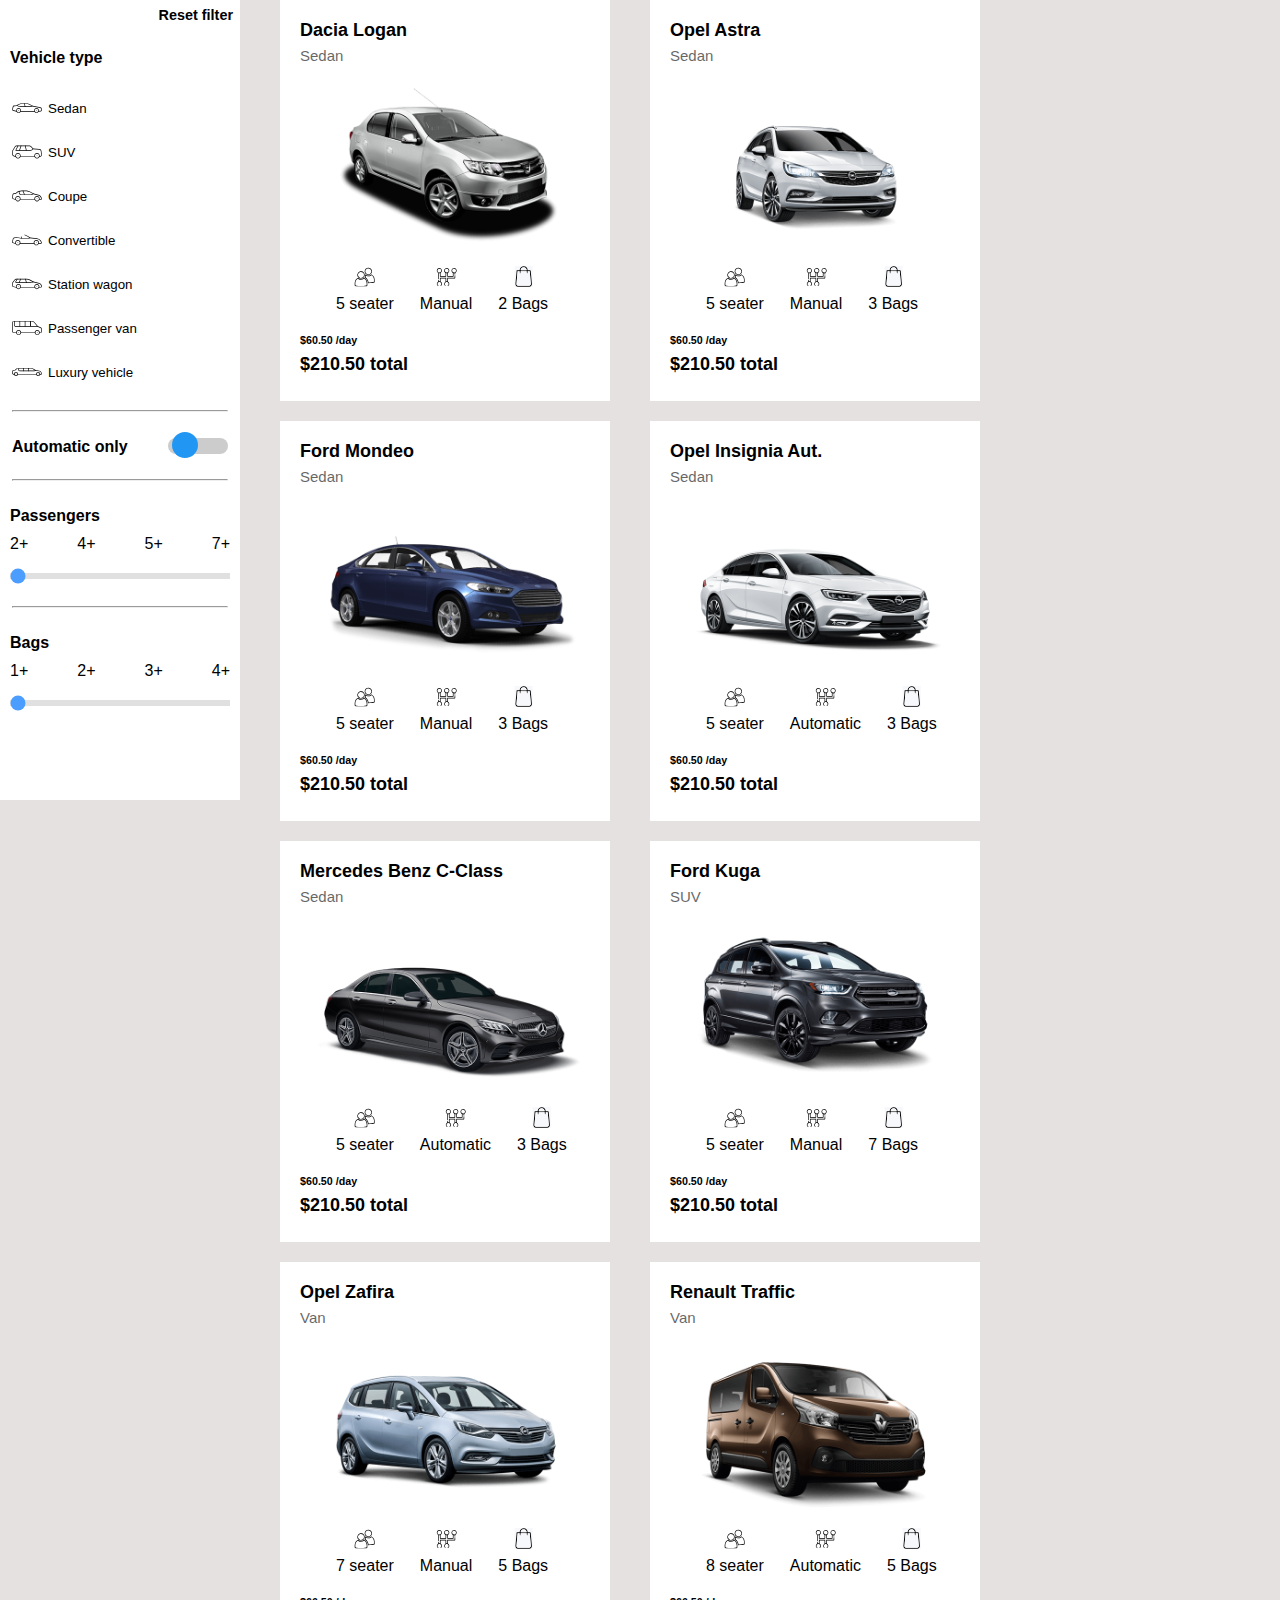
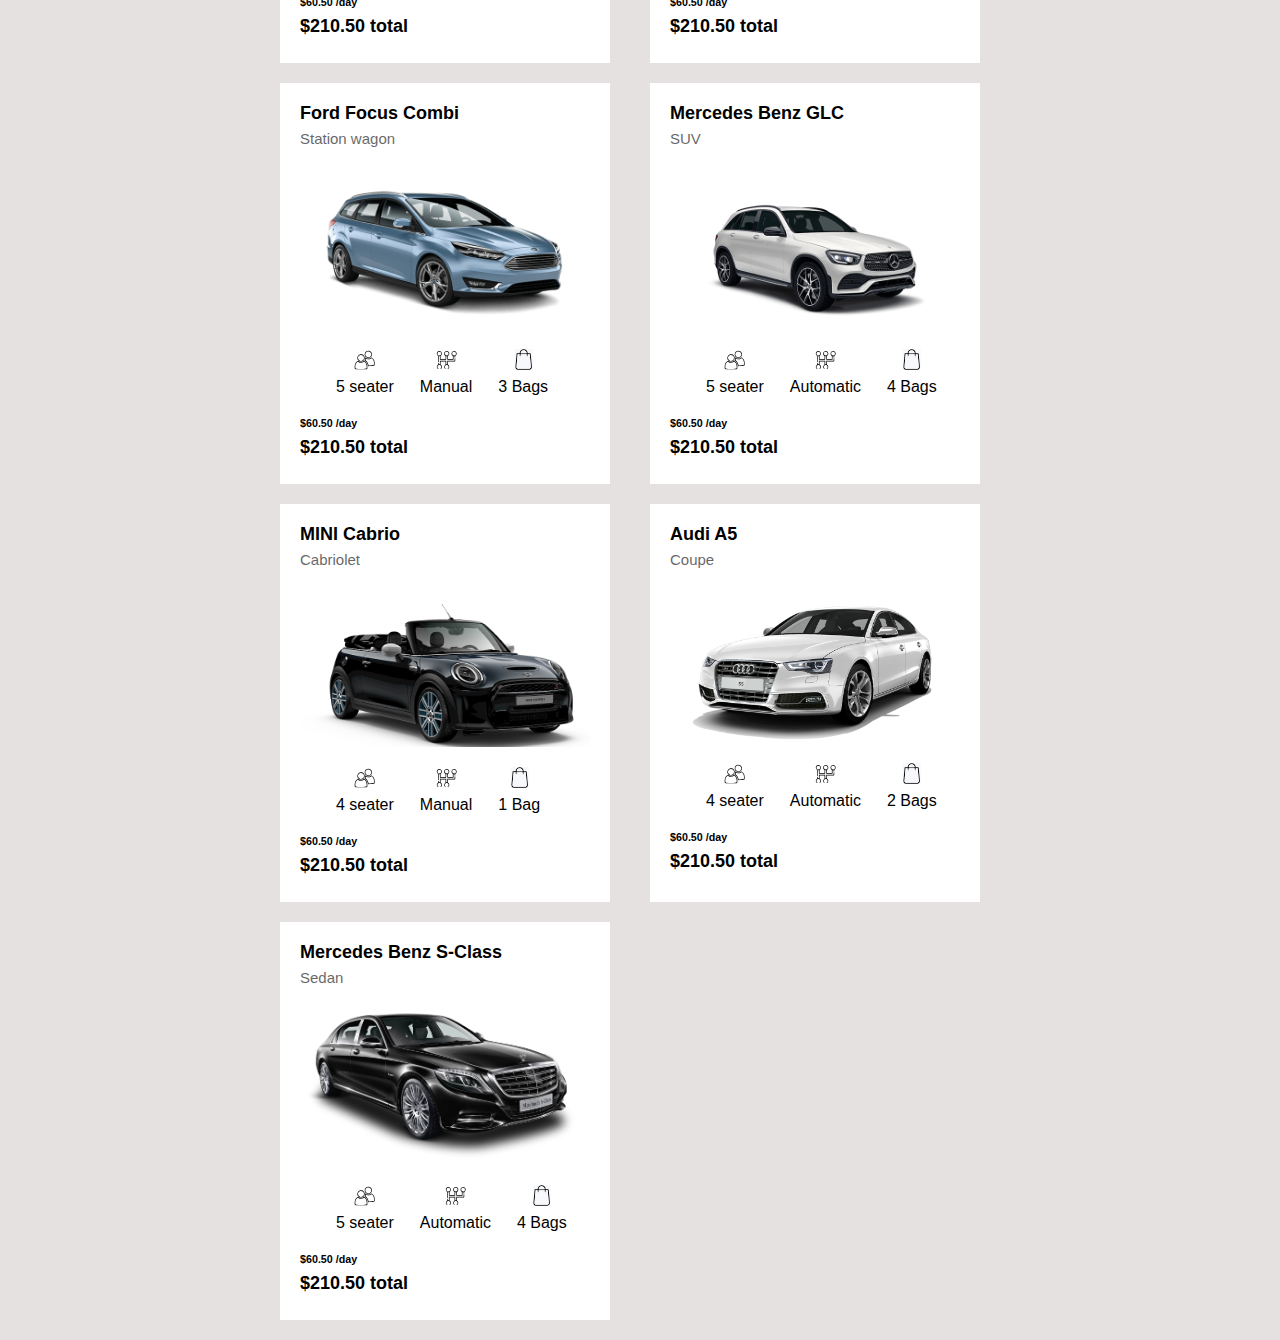
<file: cars/index.html>
<!DOCTYPE html>
<html lang="en">
  <head>
    <meta charset="UTF-8" />
    <meta http-equiv="X-UA-Compatible" content="IE=edge" />
    <meta name="viewport" content="width=device-width, initial-scale=1.0" />
    <link rel="stylesheet" href="flex-settings.css" />
    <link rel="stylesheet" href="index.css" />
    <title>Cars</title>
  </head>

  <body>
    <!-- CARS DISPLAY SECTION -->

    <div class="car-background">
      <section class="cars-section flex">
        <!-- LEFT SECTION -->

        <aside class="left-container flex column">
          <div class="flex justify-e">
            <button class="reset-filter">Reset filter</button>
          </div>

          <div class="vehicle-type flex justify-s">
            <h4>Vehicle type</h4>
          </div>

          <div class="list-car-type flex column">
            <button class="sedan flex row">
              <img
                src="./resources/cars/sedan-car-13311.svg"
                class="car-icon"
                alt=""
              />
              Sedan
            </button>
            <button class="suv flex row">
              <img
                src="./resources/cars/suv-car-13321.svg"
                class="car-icon"
                alt=""
              />
              SUV
            </button>
            <button class="coupe flex row">
              <img
                src="./resources/cars/coupe-car-13313.svg"
                class="car-icon"
                alt=""
              />
              Coupe
            </button>
            <button class="convertible flex row">
              <img
                src="./resources/cars/roadster-car-13317.svg"
                class="car-icon"
                alt=""
              />
              Convertible
            </button>
            <button class="stationWagon flex row">
              <img
                src="./resources/cars/station-car-13315.svg"
                class="car-icon"
                alt=""
              />
              Station wagon
            </button>
            <button class="passengerVan flex row">
              <img
                src="./resources/cars/passenger-van-13330.svg"
                class="car-icon"
                alt=""
              />
              Passenger van
            </button>
            <button class="luxuryVehicle flex row">
              <img
                src="./resources/cars/limousine-car-13324.svg"
                class="car-icon"
                alt=""
              />
              Luxury vehicle
            </button>
          </div>

          <hr />

          <!-- AUTOMATIC TOGGLE -->

          <div class="automatic-container flex justify-b">
            <h4 class="flex">Automatic only</h4>
            <label class="switch flex">
              <input type="checkbox" />
              <span class="slider round"></span>
            </label>
          </div>

          <hr />

          <!-- PASSENGER FILTER -->

          <div>
            <div class="passengers flex justify-s">
              <h4>Passengers</h4>
            </div>

            <div class="counter-wrapper flex column">
              <div class="counter flex justify-b">
                <span>2+</span>
                <span>4+</span>
                <span>5+</span>
                <span>7+</span>
              </div>

              <div class="flex justify-c">
                <div class="slidecontainer">
                  <input
                    type="range"
                    min="2"
                    max="5"
                    value="2"
                    class="sliderPass"
                    id="myRange"
                  />
                </div>
              </div>
            </div>
          </div>

          <hr />

          <!-- BAG FILTER -->

          <div>
            <div class="passengers flex justify-s">
              <h4>Bags</h4>
            </div>

            <div class="counter-wrapper flex column">
              <div class="counter flex justify-b">
                <span>1+</span>
                <span>2+</span>
                <span>3+</span>
                <span>4+</span>
              </div>

              <div class="flex justify-c">
                <div class="slidecontainer">
                  <input
                    type="range"
                    min="2"
                    max="5"
                    value="2"
                    class="sliderPass"
                    id="myRange"
                  />
                </div>
              </div>
            </div>
          </div>
        </aside>

        <!-- RIGHT SECTION -->

        <aside class="right-container flex justify-s row wrap">
          <div class="modal hidden">
            <button class="close-modal">&times;</button>
            <p class="h1">CAR INFORMATION</p>
            <p>
              Lorem ipsum dolor sit amet, consectetur adipisicing elit, sed do
              eiusmod tempor incididunt ut labore et dolore magna aliqua. Ut
              enim ad minim veniam, quis nostrud exercitation ullamco laboris
              nisi ut aliquip ex ea commodo consequat. Duis aute irure dolor in
              reprehenderit in voluptate velit esse cillum dolore eu fugiat
              nulla pariatur. Excepteur sint occaecat cupidatat non proident,
              sunt in culpa qui officia deserunt mollit anim id est laborum.
            </p>
          </div>
          <div class="overlay hidden"></div>

          <div class="car-container flex column manual sedan five-seat two-bag">
            <div class="flex column">
              <h5>Dacia Logan</h5>
              <p class="car-type">Sedan</p>
            </div>

            <div class="img-container">
              <img
                src="./resources/cars/dacia-logan.png"
                alt="Dacia Logan"
                class="car-img"
              />
            </div>

            <ul class="car-info flex row">
              <li class="flex column">
                <img src="./resources/cars/ppl.svg" class="icons" alt="" /> 5
                seater
              </li>
              <li class="flex column">
                <img src="./resources/cars/gearbox.svg" class="icons" alt="" />
                Manual
              </li>
              <li class="flex column">
                <img src="./resources/cars/bag.svg" class="icons" alt="" /> 2
                Bags
              </li>
            </ul>

            <div class="price flex column">
              <h6>$60.50 /day</h6>
              <h5>$210.50 total</h5>
            </div>
          </div>

          <div
            class="car-container flex column manual sedan five-seat three-bag"
          >
            <div class="flex column">
              <h5>Opel Astra</h5>
              <p class="car-type">Sedan</p>
            </div>

            <div class="img-container">
              <img
                src="./resources/cars/opel-astra.png"
                alt="Astra"
                class="car-img"
              />
            </div>

            <ul class="car-info flex row">
              <li class="flex column">
                <img src="./resources/cars/ppl.svg" class="icons" alt="" /> 5
                seater
              </li>
              <li class="flex column">
                <img src="./resources/cars/gearbox.svg" class="icons" alt="" />
                Manual
              </li>
              <li class="flex column">
                <img src="./resources/cars/bag.svg" class="icons" alt="" /> 3
                Bags
              </li>
            </ul>

            <div class="price flex column">
              <h6>$60.50 /day</h6>
              <h5>$210.50 total</h5>
            </div>
          </div>

          <div
            class="car-container flex column manual sedan five-seat three-bag"
          >
            <div class="flex column">
              <h5>Ford Mondeo</h5>
              <p class="car-type">Sedan</p>
            </div>

            <div class="img-container">
              <img
                src="./resources/cars/ford-mondeo.png"
                alt="Mondeo"
                class="car-img"
              />
            </div>

            <ul class="car-info flex row">
              <li class="flex column">
                <img src="./resources/cars/ppl.svg" class="icons" alt="" /> 5
                seater
              </li>
              <li class="flex column">
                <img src="./resources/cars/gearbox.svg" class="icons" alt="" />
                Manual
              </li>
              <li class="flex column">
                <img src="./resources/cars/bag.svg" class="icons" alt="" /> 3
                Bags
              </li>
            </ul>

            <div class="price flex column">
              <h6>$60.50 /day</h6>
              <h5>$210.50 total</h5>
            </div>
          </div>

          <div
            class="car-container flex column automatic sedan five-seat three-bag"
          >
            <div class="flex column">
              <h5>Opel Insignia Aut.</h5>
              <p class="car-type">Sedan</p>
            </div>

            <div class="img-container">
              <img
                src="./resources/cars/opel-insignia-grand-sport.png"
                alt="Insignia"
                class="car-img"
              />
            </div>

            <ul class="car-info flex row">
              <li class="flex column">
                <img src="./resources/cars/ppl.svg" class="icons" alt="" /> 5
                seater
              </li>
              <li class="flex column">
                <img src="./resources/cars/gearbox.svg" class="icons" alt="" />
                Automatic
              </li>
              <li class="flex column">
                <img src="./resources/cars/bag.svg" class="icons" alt="" /> 3
                Bags
              </li>
            </ul>

            <div class="price flex column">
              <h6>$60.50 /day</h6>
              <h5>$210.50 total</h5>
            </div>
          </div>

          <div
            class="car-container flex column automatic sedan five-seat three-bag"
          >
            <div class="flex column">
              <h5>Mercedes Benz C-Class</h5>
              <p class="car-type">Sedan</p>
            </div>

            <div class="img-container">
              <img
                src="./resources/cars/mercedes-c.png"
                alt="Mercedes C-Class"
                class="car-img"
              />
            </div>

            <ul class="car-info flex row">
              <li class="flex column">
                <img src="./resources/cars/ppl.svg" class="icons" alt="" /> 5
                seater
              </li>
              <li class="flex column">
                <img src="./resources/cars/gearbox.svg" class="icons" alt="" />
                Automatic
              </li>
              <li class="flex column">
                <img src="./resources/cars/bag.svg" class="icons" alt="" /> 3
                Bags
              </li>
            </ul>

            <div class="price flex column">
              <h6>$60.50 /day</h6>
              <h5>$210.50 total</h5>
            </div>
          </div>

          <div class="car-container flex column manual suv five-seat seven-bag">
            <div class="flex column">
              <h5>Ford Kuga</h5>
              <p class="car-type">SUV</p>
            </div>

            <div class="img-container">
              <img
                src="./resources/cars/ford-kuga.png"
                alt="Mercedes C-Class"
                class="car-img"
              />
            </div>

            <ul class="car-info flex row">
              <li class="flex column">
                <img src="./resources/cars/ppl.svg" class="icons" alt="" /> 5
                seater
              </li>
              <li class="flex column">
                <img src="./resources/cars/gearbox.svg" class="icons" alt="" />
                Manual
              </li>
              <li class="flex column">
                <img src="./resources/cars/bag.svg" class="icons" alt="" /> 7
                Bags
              </li>
            </ul>

            <div class="price flex column">
              <h6>$60.50 /day</h6>
              <h5>$210.50 total</h5>
            </div>
          </div>

          <div
            class="car-container flex column manual passengerVan seven-seat five-bag"
          >
            <div class="flex column">
              <h5>Opel Zafira</h5>
              <p class="car-type">Van</p>
            </div>

            <div class="img-container">
              <img
                src="./resources/cars/opel-zafira.png"
                alt="Zafira"
                class="car-img"
              />
            </div>

            <ul class="car-info flex row">
              <li class="flex column">
                <img src="./resources/cars/ppl.svg" class="icons" alt="" /> 7
                seater
              </li>
              <li class="flex column">
                <img src="./resources/cars/gearbox.svg" class="icons" alt="" />
                Manual
              </li>
              <li class="flex column">
                <img src="./resources/cars/bag.svg" class="icons" alt="" /> 5
                Bags
              </li>
            </ul>

            <div class="price flex column">
              <h6>$60.50 /day</h6>
              <h5>$210.50 total</h5>
            </div>
          </div>

          <div
            class="car-container flex column automatic passengerVan eight-seat five-bag"
          >
            <div class="flex column">
              <h5>Renault Traffic</h5>
              <p class="car-type">Van</p>
            </div>

            <div class="img-container">
              <img
                src="./resources/cars/renault-trafic-van.png"
                alt="traffic"
                class="car-img"
              />
            </div>

            <ul class="car-info flex row">
              <li class="flex column">
                <img src="./resources/cars/ppl.svg" class="icons" alt="" /> 8
                seater
              </li>
              <li class="flex column">
                <img src="./resources/cars/gearbox.svg" class="icons" alt="" />
                Automatic
              </li>
              <li class="flex column">
                <img src="./resources/cars/bag.svg" class="icons" alt="" /> 5
                Bags
              </li>
            </ul>

            <div class="price flex column">
              <h6>$60.50 /day</h6>
              <h5>$210.50 total</h5>
            </div>
          </div>

          <div
            class="car-container flex column manual stationWagon five-seat three-bag"
          >
            <div class="flex column">
              <h5>Ford Focus Combi</h5>
              <p class="car-type">Station wagon</p>
            </div>

            <div class="img-container">
              <img
                src="./resources/cars/ford-focus-combi.png"
                alt="Mercedes C-Class"
                class="car-img"
              />
            </div>

            <ul class="car-info flex row">
              <li class="flex column">
                <img src="./resources/cars/ppl.svg" class="icons" alt="" /> 5
                seater
              </li>
              <li class="flex column">
                <img src="./resources/cars/gearbox.svg" class="icons" alt="" />
                Manual
              </li>
              <li class="flex column">
                <img src="./resources/cars/bag.svg" class="icons" alt="" /> 3
                Bags
              </li>
            </ul>

            <div class="price flex column">
              <h6>$60.50 /day</h6>
              <h5>$210.50 total</h5>
            </div>
          </div>

          <div
            class="car-container flex column automatic suv five-seat four-bag"
          >
            <div class="flex column">
              <h5>Mercedes Benz GLC</h5>
              <p class="car-type">SUV</p>
            </div>

            <div class="img-container">
              <img
                src="./resources/cars/mercedes-glc.png"
                alt="glc"
                class="car-img"
              />
            </div>

            <ul class="car-info flex row">
              <li class="flex column">
                <img src="./resources/cars/ppl.svg" class="icons" alt="" /> 5
                seater
              </li>
              <li class="flex column">
                <img src="./resources/cars/gearbox.svg" class="icons" alt="" />
                Automatic
              </li>
              <li class="flex column">
                <img src="./resources/cars/bag.svg" class="icons" alt="" /> 4
                Bags
              </li>
            </ul>

            <div class="price flex column">
              <h6>$60.50 /day</h6>
              <h5>$210.50 total</h5>
            </div>
          </div>

          <div
            class="car-container flex column manual convertible four-seat one-bag"
          >
            <div class="flex column">
              <h5>MINI Cabrio</h5>
              <p class="car-type">Cabriolet</p>
            </div>

            <div class="img-container">
              <img
                src="./resources/cars/mini-cabrio.png"
                alt="mini"
                class="car-img"
              />
            </div>

            <ul class="car-info flex row">
              <li class="flex column">
                <img src="./resources/cars/ppl.svg" class="icons" alt="" /> 4
                seater
              </li>
              <li class="flex column">
                <img src="./resources/cars/gearbox.svg" class="icons" alt="" />
                Manual
              </li>
              <li class="flex column">
                <img src="./resources/cars/bag.svg" class="icons" alt="" /> 1
                Bag
              </li>
            </ul>

            <div class="price flex column">
              <h6>$60.50 /day</h6>
              <h5>$210.50 total</h5>
            </div>
          </div>

          <div
            class="car-container flex column automatic coupe four-seat two-bag"
          >
            <div class="flex column">
              <h5>Audi A5</h5>
              <p class="car-type">Coupe</p>
            </div>

            <div class="img-container">
              <img
                src="./resources/cars/audi-coupe.png"
                alt="audi"
                class="car-img"
              />
            </div>

            <ul class="car-info flex row">
              <li class="flex column">
                <img src="./resources/cars/ppl.svg" class="icons" alt="" /> 4
                seater
              </li>
              <li class="flex column">
                <img src="./resources/cars/gearbox.svg" class="icons" alt="" />
                Automatic
              </li>
              <li class="flex column">
                <img src="./resources/cars/bag.svg" class="icons" alt="" /> 2
                Bags
              </li>
            </ul>

            <div class="price flex column">
              <h6>$60.50 /day</h6>
              <h5>$210.50 total</h5>
            </div>
          </div>

          <div
            class="car-container flex column automatic luxuryVehicle sedan five-seat four-bag"
          >
            <div class="flex column">
              <h5>Mercedes Benz S-Class</h5>
              <p class="car-type">Sedan</p>
            </div>

            <div class="img-container">
              <img
                src="./resources/cars/mercedes-s-class.png"
                alt="mercedes"
                class="car-img"
              />
            </div>

            <ul class="car-info flex row">
              <li class="flex column">
                <img src="./resources/cars/ppl.svg" class="icons" alt="" /> 5
                seater
              </li>
              <li class="flex column">
                <img src="./resources/cars/gearbox.svg" class="icons" alt="" />
                Automatic
              </li>
              <li class="flex column">
                <img src="./resources/cars/bag.svg" class="icons" alt="" /> 4
                Bags
              </li>
            </ul>

            <div class="price flex column">
              <h6>$60.50 /day</h6>
              <h5>$210.50 total</h5>
            </div>
          </div>
        </aside>
      </section>
    </div>

    <script src="script.js"></script>
  </body>
</html>
</file>
<file: cars/flex-settings.css>
/**************** FLEXBOX SETTINGS ****************/

.flex {
  display: flex;
}

.center {
  align-items: center;
  align-content: center;
}

.justify-c {
  justify-content: center;
}

.justify-b {
  justify-content: space-between;
}

.justify-a {
  justify-content: space-around;
}

.justify-s {
  justify-content: flex-start;
}

.justify-e {
  justify-content: flex-end;
}

.justify-even {
  justify-content: space-evenly;
}

.row {
  flex-direction: row;
}

.column {
  flex-direction: column;
}

.wrap {
  flex-wrap: wrap;
}

.no-wrap {
  flex-wrap: nowrap;
}

.row-reverse {
  flex-direction: row-reverse;
}

.column-reverse {
  flex-direction: column-reverse;
}
</file>
<file: cars/index.css>
* {
  box-sizing: border-box;
  margin: 0;
  padding: 0;
}

body {
  display: block;
  position: relative;
  font-family: "Roboto Flex", sans-serif;
  /* overflow: hidden; */
}

a {
  text-decoration: none;
}

.hide {
  display: none;
}

.no-outline {
  outline: none;
}

.no-border {
  border: none;
}

.border {
  border: 1px solid black;
}

.uc {
  color: #669acc;
  margin: 500px 0 0 620px;
  font-size: 3rem;
  font-weight: 800;
}

button {
  border: none;
  cursor: pointer;
  background: none;
}

/********************* CARS SECTION *********************/

.car-background {
  background-color: rgb(230, 225, 225);
}

/* LEFT CONTAINER */

.left-container {
  /* border: 1px solid black; */
  background-color: #fff;
  width: 280px;
  height: 800px;
  margin-right: 20px;
  gap: 16px;
}

.vehicle-type {
  /* border: 1px solid black; */
  margin: 10px 10px 0 10px;
}

.list-car-type {
  /* border: 1px solid black; */
  align-items: start;
  font-size: 24px;
  margin: 10px 12px 0 12px;
  gap: 14px;
}

.reset-filter {
  /* border: 1px solid black; */
  font-size: 0.9rem;
  font-weight: bold;
  margin: 7px 7px 0 0;
  /* color: #f26835; */
}

hr {
  width: 90%;
  margin: auto;
  margin-top: 7px;
  margin-bottom: 0;
}

@media (min-width: 1440px) {
  .cars-section {
    /* border: 1px solid black; */
    width: 1440px;
    margin: auto;
    padding: 1.3rem;
  }
}

.car-icon {
  width: 30px;
  height: 30px;
  margin: auto;
}

.sedan,
.suv,
.coupe,
.convertible,
.stationWagon,
.passengerVan,
.luxuryVehicle {
  align-items: center;
  gap: 6px;
}

/********** AUTOMATIC SWITCH **********/

.automatic-container {
  margin: 10px 12px 0 12px;
  /* border: 1px solid black; */
}

.switch {
  position: relative;
  display: inline-block;
  width: 60px;
  height: 16px;
}

/* Hide default HTML checkbox */

.switch input {
  opacity: 0;
  width: 0;
  height: 0;
}

/* The slider */

.slider {
  position: absolute;
  cursor: pointer;
  top: 0;
  left: 0;
  right: 0;
  bottom: 0;
  background-color: #ccc;
  -webkit-transition: 0.4s;
  transition: 0.4s;
}

.slider:before {
  position: absolute;
  content: "";
  height: 26px;
  width: 26px;
  left: 4px;
  bottom: -4px;
  background-color: #2196f3;
  -webkit-transition: 0.4s;
  transition: 0.4s;
}

input:checked + .slider {
  background-color: #2196f3;
}

input:focus + .slider {
  box-shadow: 0 0 1px #2196f3;
}

input:checked + .slider:before {
  -webkit-transform: translateX(26px);
  -ms-transform: translateX(26px);
  transform: translateX(26px);
}

.slider.round {
  border-radius: 34px;
}

.slider.round:before {
  border-radius: 50%;
}

/********** PASSENGER FILTER **********/

.counter-wrapper {
  /* border: 1px solid black; */
  margin: 10px 10px 0 10px;
  align-items: center;
  gap: 12px;
}

.passengers {
  margin: 10px 10px 0 10px;
}

.counter {
  width: 220px;
}

.slidecontainer {
  width: 220px;
}

.sliderPass {
  -webkit-appearance: none;
  appearance: none;
  width: 100%;
  margin: auto;
  height: 6px;
  background: #d3d3d3;
  outline: none;
  opacity: 0.7;
  -webkit-transition: 0.2s;
  transition: opacity 0.2s;
  cursor: pointer;
}

.sliderPass:hover {
  opacity: 1;
}

.sliderPass::-webkit-sliderpass-thumb {
  -webkit-appearance: none;
  appearance: none;
  width: 25px;
  height: 25px;
  background: #04aa6d;
  cursor: pointer;
}

.sliderPass::-moz-range-thumb {
  width: 25px;
  height: 25px;
  background: #04aa6d;
  cursor: pointer;
}

/* RIGHT CONTAINER */

.right-container {
  /* border: 1px solid black; */
  align-content: start;
  flex-flow: wrap;
  width: 1200px;
  /* margin: auto; */
}

.car-container {
  /* border: 1px solid black; */
  background-color: #fff;
  align-items: start;
  width: 330px;
  margin: 0 20px 20px 20px;
  padding: 20px;
  cursor: pointer;
}

.car-img {
  /* border: 1px solid black; */
  width: 100%;
  margin: 10px 0 0 0;
}

.car-info {
  gap: 26px;
  margin: 10px 0 0 36px;
}

.car-type {
  /* border: 1px solid black; */
  font-size: 15px;
  opacity: calc(60%);
}

.price {
  /* border: 1px solid black; */
  margin: 15px 0 0 0;
}

h5 {
  /* border: 1px solid black; */
  margin-bottom: 6px;
  font-size: 18px;
}

h6 {
  margin-bottom: 8px;
}

.icons {
  width: 21px;
  height: 21px;
  margin: auto;
  margin-bottom: 8px;
}

/******** POPUP ********/

.show-modal {
  font-size: 2rem;
  font-weight: 600;
  padding: 1.75rem 3.5rem;
  margin: 5rem 2rem;
  border: none;
  background-color: #fff;
  color: #444;
  border-radius: 10rem;
  cursor: pointer;
}

.close-modal {
  position: absolute;
  top: 1.2rem;
  right: 2rem;
  font-size: 5rem;
  color: #333;
  cursor: pointer;
  border: none;
  background: none;
}

.h1 {
  font-size: 2.5rem;
  margin-bottom: 2rem;
}

.hidden {
  display: none;
}

.modal {
  position: fixed;
  top: 50%;
  left: 50%;
  transform: translate(-50%, -50%);
  width: 70%;
  background-color: white;
  padding: 6rem;
  border-radius: 5px;
  box-shadow: 0 3rem 5rem rgba(0, 0, 0, 0.3);
  z-index: 10;
}

.overlay {
  position: absolute;
  top: 0;
  left: 0;
  width: 100%;
  height: 100%;
  background-color: rgba(0, 0, 0, 0.6);
  backdrop-filter: blur(3px);
  z-index: 5;
}
</file>
